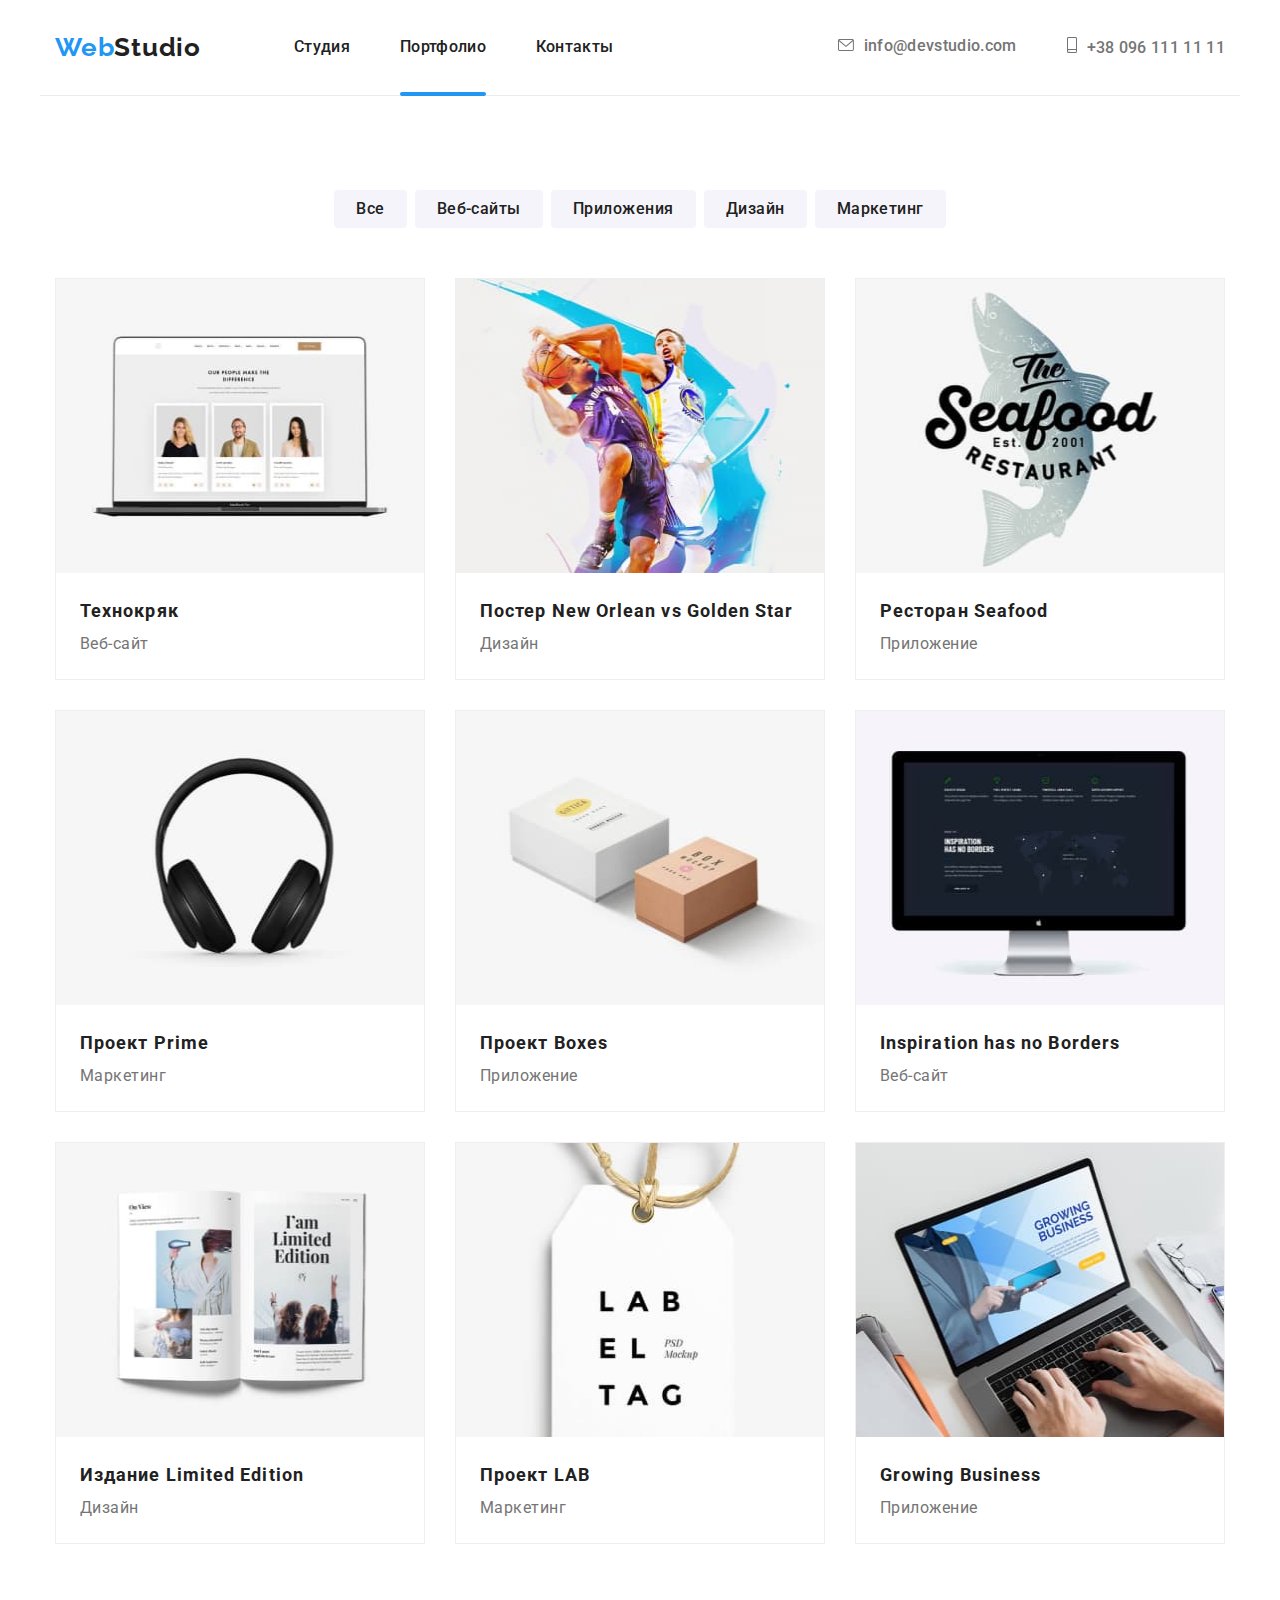
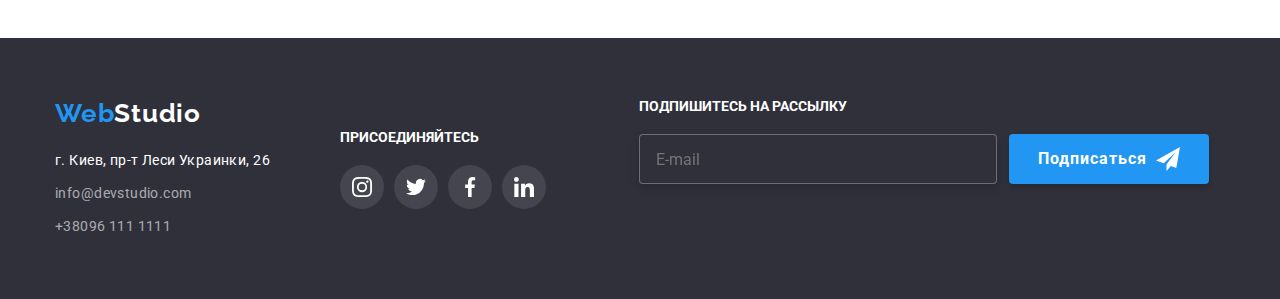
<file: portfolio.html>
<!DOCTYPE html>
<html lang="ru">
<head>
    <meta charset="UTF-8">
    <meta http-equiv="X-UA-Compatible" content="IE=edge">
    <meta name="viewport" content="width=device-width, initial-scale=1.0">
    <title>WebStudio</title>
    <!-- Fonts start -->
    <link rel="preconnect" href="https://fonts.googleapis.com">
    <link rel="preconnect" href="https://fonts.gstatic.com" crossorigin>
    <link
        href="https://fonts.googleapis.com/css2?family=Raleway:wght@700&family=Roboto:wght@400;500;700;900&display=swap"
        rel="stylesheet">
    <!-- Fonts end -->

    <!-- Normalize styles start -->
    <link rel="stylesheet" href="https://cdnjs.cloudflare.com/ajax/libs/modern-normalize/1.1.0/modern-normalize.min.css">
    <!-- Normalize styles end -->

    <!-- Animate.css start -->
    <link rel="stylesheet" href="https://cdnjs.cloudflare.com/ajax/libs/animate.css/4.1.1/animate.min.css" />
    <!-- Animate.css end -->

    <!-- custom styles start -->
    <link rel="stylesheet" href="./css/main.min.css" />
    <link rel="stylesheet" href="./css/styles.css">
    <!-- custom styles end -->
</head>

<body>
    <!-- Секція хедер -->
    <header class="page-header">
        <!-- Основна навігація по сайту -->
        <div class="header-container container">
            <nav class="header-nav">
                <a class="header-nav__logo logo" href="" lang="en">Web<span class="header-nav__logo-span">Studio</span></a>
                <ul class="header-nav__list list">
                    <li class="header-nav__item"><a class="header-nav__link link" href="./index.html">Студия</a></li>
                    <li class="header-nav__item header-nav__item--active"><a class="header-nav__link link" href="">Портфолио</a></li>
                    <li class="header-nav__item"><a class="header-nav__link link" href="">Контакты</a></li>
                </ul>
            </nav>
            <!-- Контактні дані -->
            <ul class="header-contact-list list">
                <li class="header-contact-list-item">
                    <a class="header-contact-link link" href="mailto:info@devstudio.com" lang="en">
                        <svg class="header-icon" width="16" height="12">
                            <use href="./images/icons.svg#icon-envelope"></use>
                        </svg>info@devstudio.com
                    </a>
                </li>
                <li class="header-contact-list-item">
                    <a class="header-contact-link link" href="tel:+380961111111">
                        <svg class="header-icon" width="10" height="16">
                            <use href="./images/icons.svg#icon-smartphone"></use>
                        </svg>+38 096 111 11 11
                    </a>
                </li>
            </ul>
        </div>
    </header>
    <!-- Блок унікального контенту на сторінці -->
    <main>
        <section class="portfolio">
            <div class="portfolio-container container">
                <h1 hidden>Портфолио</h1>
                <!-- Фільтр -->
                <ul class="portfolio-filter-list list">
                    <li class="portfolio-filter-list-item"><button class="portfolio-filter-btn btn" type="button">Все</button></li>
                    <li class="portfolio-filter-list-item"><button class="portfolio-filter-btn btn" type="button">Веб-сайты</button></li>
                    <li class="portfolio-filter-list-item"><button class="portfolio-filter-btn btn" type="button">Приложения</button></li>
                    <li class="portfolio-filter-list-item"><button class="portfolio-filter-btn btn" type="button">Дизайн</button></li>
                    <li class="portfolio-filter-list-item"><button class="portfolio-filter-btn btn" type="button">Маркетинг</button></li>
                </ul>
                <!-- Портфоліо -->
                <ul class="portfolio__list card-set list">
                    <li class="portfolio__item card-set-item"><a class="portfolio__link link" href="">
                        <div class="portfolio__img">
                            <img src="./images/hw-2/img.jpg" alt="" width="370" height="294">
                            <div class="portfolio__overlay">
                                <p>Ресурс предлагает комплексные предложения с разным уровнем функционала и сервисов. Все это позволит посетителю получить
                                исчерпывающие сведения  о компании или частном лице.</p>
                            </div>
                        </div>
                        <div class="portfolio-info">
                            <h2 class="portfolio-info__title">Технокряк</h2>
                            <p class="portfolio-info__text">Веб-сайт</p>
                        </div>
                    </a></li>
                    <li class="portfolio__item card-set-item"><a class="portfolio__link link" href="">
                        <div class="portfolio__img">
                            <img src="./images/hw-2/img-2.jpg" alt="" width="370" height="294">
                            <div class="portfolio__overlay">
                                <p>Ресурс предлагает комплексные предложения с разным уровнем функционала и сервисов. Все это позволит
                                    посетителю получить
                                    исчерпывающие сведения  о компании или частном лице.</p>
                            </div>
                        </div>
                        <div class="portfolio-info">
                            <h2 class="portfolio-info__title">Постер New Orlean vs Golden Star</h2>
                            <p class="portfolio-info__text">Дизайн</p>
                        </div>
                    </a></li>
                    <li class="portfolio__item card-set-item"><a class="portfolio__link link" href="">
                        <div class="portfolio__img">
                            <img src="./images/hw-2/img-3.jpg" alt="" width="370" height="294">
                            <div class="portfolio__overlay">
                                <p>Ресурс предлагает комплексные предложения с разным уровнем функционала и сервисов. Все это позволит посетителю получить
                                исчерпывающие сведения  о компании или частном лице.</p>
                            </div>
                        </div>
                        <div class="portfolio-info">
                            <h2 class="portfolio-info__title">Ресторан Seafood</h2>
                            <p class="portfolio-info__text">Приложение</p>
                        </div>
                    </a></li>
                    <li class="portfolio__item card-set-item"><a class="portfolio__link link" href="">
                        <div class="portfolio__img">
                            <img src="./images/hw-2/img-4.jpg" alt="" width="370" height="294">
                            <div class="portfolio__overlay">
                                <p>Ресурс предлагает комплексные предложения с разным уровнем функционала и сервисов. Все это позволит
                                    посетителю получить
                                    исчерпывающие сведения  о компании или частном лице.</p>
                            </div>
                        </div>
                        <div class="portfolio-info">
                            <h2 class="portfolio-info__title">Проект Prime</h2>
                            <p class="portfolio-info__text">Маркетинг</p>
                        </div>
                    </a></li>
                    <li class="portfolio__item card-set-item"><a class="portfolio__link link" href="">
                        <div class="portfolio__img">
                            <img src="./images/hw-2/img-5.jpg" alt="" width="370" height="294">
                            <div class="portfolio__overlay">
                                <p>Ресурс предлагает комплексные предложения с разным уровнем функционала и сервисов. Все это позволит
                                    посетителю получить
                                    исчерпывающие сведения  о компании или частном лице.</p>
                            </div>
                        </div>
                        <div class="portfolio-info">
                            <h2 class="portfolio-info__title">Проект Boxes</h2>
                            <p class="portfolio-info__text">Приложение</p>
                        </div>
                    </a></li>
                    <li class="portfolio__item card-set-item"><a class="portfolio__link link" href="">
                        <div class="portfolio__img">
                            <img src="./images/hw-2/img-6.jpg" alt="" width="370" height="294">
                            <div class="portfolio__overlay">
                                <p>Ресурс предлагает комплексные предложения с разным уровнем функционала и сервисов. Все это позволит
                                    посетителю получить
                                    исчерпывающие сведения  о компании или частном лице.</p>
                            </div>
                        </div>
                        <div class="portfolio-info">
                            <h2 class="portfolio-info__title">Inspiration has no Borders</h2>
                            <p class="portfolio-info__text">Веб-сайт</p>
                        </div>
                    </a></li>
                    <li class="portfolio__item card-set-item"><a class="portfolio__link link" href="">
                        <div class="portfolio__img">
                            <img src="./images/hw-2/img-7.jpg" alt="" width="370" height="294">
                            <div class="portfolio__overlay">
                                <p>Ресурс предлагает комплексные предложения с разным уровнем функционала и сервисов. Все это позволит
                                    посетителю получить
                                    исчерпывающие сведения  о компании или частном лице.</p>
                            </div>
                        </div>
                        <div class="portfolio-info">
                            <h2 class="portfolio-info__title">Издание Limited Edition</h2>
                            <p class="portfolio-info__text">Дизайн</p>
                        </div>
                    </a></li>
                    <li class="portfolio__item card-set-item"><a class="portfolio__link link" href="">
                        <div class="portfolio__img">
                            <img src="./images/hw-2/img-8.jpg" alt="" width="370" height="294">
                            <div class="portfolio__overlay">
                                <p>Ресурс предлагает комплексные предложения с разным уровнем функционала и сервисов. Все это позволит
                                    посетителю получить
                                    исчерпывающие сведения  о компании или частном лице.</p>
                            </div>
                        </div>
                        <div class="portfolio-info">
                            <h2 class="portfolio-info__title">Проект LAB</h2>
                            <p class="portfolio-info__text">Маркетинг</p>
                        </div>
                    </a></li>
                    <li class="portfolio__item card-set-item"><a class="portfolio__link link" href="">
                        <div class="portfolio__img">
                            <img src="./images/hw-2/img-9.jpg" alt="" width="370" height="294">
                            <div class="portfolio__overlay">
                                <p>Ресурс предлагает комплексные предложения с разным уровнем функционала и сервисов. Все это позволит
                                    посетителю получить
                                    исчерпывающие сведения  о компании или частном лице.</p>
                            </div>
                        </div>
                        <div class="portfolio-info">
                            <h2 class="portfolio-info__title">Growing Business</h2>
                            <p class="portfolio-info__text">Приложение</p>
                        </div>
                    </a></li>
                </ul>
            </div>
        </section>
    </main>
    <!--Секція футер-->
    <footer class="footer">
        <div class="footer-container container">
            <div class="footer-contact">
                <a class="footer-contact__logo logo" href="" lang="en">Web<span
                        class="footer-contact__logo-span">Studio</span></a>
                <address class="footer-contact__address">
                    <ul class="footer-contact__list list">
                        <li class="footer-contact__item"><a class="footer-contact__address-link link">г. Киев, пр-т Леси
                                Украинки, 26</a></li>
                        <li class="footer-contact__item"><a class="footer-contact__link link"
                                href="mailto:info@devstudio.com" lang="en">info@devstudio.com</a></li>
                        <li class="footer-contact__item"><a class="footer-contact__link link"
                                href="tel:+380961111111">+38096 111
                                1111</a></li>
                    </ul>
                </address>
            </div>
            <div class="footer-social-media">
                <h3 class="footer-social-media__title footer-title">присоединяйтесь</h3>
                <ul class="footer-social-media__list list">
                    <li class="footer-social-media__item">
                        <a class="footer-social-media__link link" href="">
                            <svg class="footer-social-media__icon" width="20" height="20">
                                <use href="./images/icons.svg#icon-instagram"></use>
                            </svg>
                        </a>
                    </li>
                    <li class="footer-social-media__item">
                        <a class="footer-social-media__link link" href="">
                            <svg class="footer-social-media__icon" width="20" height="20">
                                <use href="./images/icons.svg#icon-twitter"></use>
                            </svg>
                        </a>
                    </li>
                    <li class="footer-social-media__item">
                        <a class="footer-social-media__link link" href="">
                            <svg class="footer-social-media__icon" width="20" height="20">
                                <use href="./images/icons.svg#icon-facebook"></use>
                            </svg>
                        </a>
                    </li>
                    <li class="footer-social-media__item">
                        <a class="footer-social-media__link link" href="">
                            <svg class="footer-social-media__icon" width="20" height="20">
                                <use href="./images/icons.svg#icon-linkedin"></use>
                            </svg>
                        </a>
                    </li>
                </ul>
            </div>
            <div class="footer-register">
                <h3 class="footer-register__title footer-title">Подпишитесь на рассылку</h3>
                <form class="footer-register__form" name="footer-email-input-form" autocomplete="off" validate>
                    <label class="footer-register__label visually-hidden" for="footer-input-email">E-mail</label>
                    <input class="footer-register__input" type="email" name="footer-input-email" id="footer-input-email"
                        placeholder="E-mail" required />
                    <button class="footer-register__btn btn" type="submit">Подписаться
                        <svg class="footer-register__icon" width="24px" height="24px">
                            <use href="./images/icons.svg#icon-send"></use>
                        </svg>
                    </button>
                </form>
            </div>
        </div>
    </footer>
</body>
</html>
</file>
<file: css/styles.css>
:root {
    /* fonts */
    /* --main-font: "Roboto";
    --secondary-font: "Raleway"; */
    /* text colors */
    /* --accent-txt-cl: #2196F3;
    --secondary-accent-txt-cl: #FFFFFF;
    --main-txt-cl: #212121;
    --secondary-txt-cl: #757575; */
    /* bg-colors */
    /* --main-bg-cl: #FFFFFF;
    --secondary-bg-cl: #2F303A;
    --accent-bg-cl: #2196F3;
    --secondary-accent-bg-cl: #F5F4FA; */
    /* logo-icons */
    /* --logo-icons-main-cl: #AFB1B8;
    --logo-icons-accent-cl: #2196F3;
    --logo-icons-secondary-accent-cl: #FFFFFF; */

    /* animation */
    /* --anim: 250ms cubic-bezier(0.4, 0, 0.2, 1); */

    /* others */
    /* --portfolio-items: 3;
    --portfolio-gap: 30px;
    --team-items: 4;
    --team-gap: 30px;
    --benefits-items: 4;
    --benefits-gap: 30px;
    --clients-gap: 30px;
    --clients-items: 6; */
}

/* reset */
/* h1,
h2,
h3,
h4,
p {
    margin: 0;
}

img {
    display: block;
    max-width: 100%;
    height: auto;
} */

/* body */
/* body {
    font-family: var(--main-font), sans-serif;
    color: var(--main-txt-cl);
    margin: 0;
}

.container {
    width: 1200px;
    padding-left: 15px;
    padding-right: 15px;
    margin-left: auto;
    margin-right: auto;
}

.section {
    padding-top: 94px;
    padding-bottom: 94px;
} */

/* lists */
/* .list {
    list-style-type: none;
    text-decoration: none;
    margin: 0;
    padding: 0;
} */

/* links */
/* .link {
    text-decoration: none;
} */

/* buttons */
/* .btn {
    cursor: pointer;
} */

/* section titles */
/* .section-title {
    font-weight: 700;
    font-size: 36px;
    line-height: 1.17;
    text-align: center;
    letter-spacing: 0.03em;
    color: var(--main-txt-cl);
} */

/* .visually-hidden {
    position: absolute;
    white-space: nowrap;
    width: 1px;
    height: 1px;
    overflow: hidden;
    border: 0;
    padding: 0;
    clip: rect(0 0 0 0);
    clip-path: inset (50%);
    margin: -1;
} */

/* header */
/* .page-header {
    background-color: var(--main-bg-cl)
}

.header-container {
    display: flex;
    justify-content: space-between;
    flex-direction: row;
    align-items: center;
    border-bottom: 1px solid #ECECEC;
}

.header-nav {
    display: flex;
    flex-direction: row;
    align-items: center;
    padding-top: 32px;
    padding-bottom: 32px;
}

.header-nav__logo {
    margin-right: 93px;
}

.logo {
    font-family: var(--secondary-font);
    font-weight: 700;
    font-size: 26px;
    line-height: 1.19;
    letter-spacing: 0.03em;
    color: var(--accent-txt-cl);
    text-decoration: none;
}

.header-nav__logo-span {
    color: var(--main-txt-cl);
    text-decoration: none;
}

.header-nav__list {
    display: flex;
    flex-direction: row;
    align-items: center;
}

.header-nav__item {
    position: relative;
    margin-right: 50px;
}

.header-nav__item:last-child {
    margin-right: 0;
}

.header-nav__item--active::after {
    content: "";
    display: flex;
    position: absolute;
    width: 100%;
    height: 4px;
    left: 0;
    bottom: -39px;
    background: #2196F3;
    border-radius: 2px;
}

.header-nav__link {
    width: 122px;
    height: 16px;
    left: 1263px;
    top: 32px;
    font-weight: 500;
    line-height: 1.14;
    letter-spacing: 0.02em;
    color: var(--main-txt-cl);
    transition: color var(--anim);
}

.header-nav__link:hover,
.header-nav__link:focus {
    color: var(--accent-txt-cl);
    transform: var(--anim);
}

.header-contact-list {
    display: flex;
    flex-direction: row;
    align-content: center;
}

.header-contact-list,
.list {}

.header-contact-link {
    width: 122px;
    height: 16px;
    left: 1263px;
    top: 32px;
    font-weight: 500;
    line-height: 1.14;
    letter-spacing: 0.02em;
    color: var(--secondary-txt-cl);
    transition: color var(--anim);
}

.header-contact-link:hover,
.header-contact-link:focus {
    color: var(--accent-txt-cl);
    transform: var(--anim);
}

.header-contact-list-item:not(:last-child) {
    margin-right: 50px;
}

.header-icon {
    margin-right: 10px;
    fill: currentColor;
}

.header-icon:hover,
.header-icon:focus {
    fill: currentColor;
} */

/* hero*/
/* .hero {
    max-width: 1600px;
    background-image: url(../images/Img.jpg), linear-gradient(to right, rgba(47, 48, 58, 0.4), rgba(47, 48, 58, 0.4));
    background-repeat: no-repeat;
    background-position: center;
    background-size: cover;
    margin: 0 auto;
}

.hero-container {
    display: flex;
    justify-content: center;
    align-items: center;
    flex-direction: column;
    padding-top: 200px;
    padding-bottom: 200px;
}

.hero-title {
    width: 696px;
    font-weight: 900;
    font-size: 44px;
    line-height: 1.14;
    text-align: center;
    letter-spacing: 0.06em;
    text-transform: uppercase;
    color: var(--secondary-accent-txt-cl);
    margin-bottom: 30px;
}

.hero-btn {
    font-weight: 700;
    font-size: 16px;
    line-height: 1.19;
    letter-spacing: 0.06em;
    text-align: center;
    color: var(--secondary-accent-txt-cl);
    background-color: var(--accent-bg-cl);
    width: 200px;
    height: 50px;
    border: none;
    border-radius: 4px;
    transition: background-color var(--anim);
}

.hero-btn:hover,
.hero-btn:focus {
    background-color: #188CE8;
    transform: var(--anim);
} */

/* benefits */
/* .benefits-container {
    padding-top: 94px;
    padding-bottom: 94px;
}

.benefits-list {
    display: flex;
    justify-content: space-between;
    align-items: center;
    flex-direction: row;
} */

/* benefits-set start */
/* .benefits-set {
    margin: 0;
    display: flex;
    flex-wrap: wrap;
    margin-left: calc(-1 * var(--benefits-gap));
}

.benefits-set-item {
    flex-basis: calc(100% / var(--benefits-items) - var(--benefits-gap));
    margin-left: var(--benefits-gap);
} */

/* benefits-set end */

/* .benefits-item__icon-container {
    display: flex;
    width: 270px;
    height: 120px;
    justify-content: center;
    align-items: center;
    margin-bottom: 30px;
    background: #F5F4FA;
    border-radius: 4px;
}

.benefits-item__title {
    font-weight: 700;
    font-size: 14px;
    line-height: 1.14x;
    letter-spacing: 0.03em;
    text-transform: uppercase;
    color: var(--main-txt-cl);
    margin-bottom: 10px;
}

.benefits-item__text {
    font-weight: 400;
    font-size: 14px;
    line-height: 1.71;
    letter-spacing: 0.03em;
    color: var(--secondary-txt-cl);
} */

/* practice */
/* .practice-container {
    padding-bottom: 94px;
}

.practice-title {
    justify-content: center;
    align-items: flex-start;
    margin-bottom: 50px;
}

.practice-list {
    display: flex;
    justify-content: space-between;
    align-items: center;
    flex-direction: row;
}

.practice-list-item-thumb {
    position: relative;
    width: 370px;
    height: 294px;
}

.practice-list-item-label {
    display: flex;
    justify-content: center;
    align-items: center;
    position: absolute;
    width: 100%;
    height: 70px;
    left: 0;
    bottom: 0;
    font-family: var(--main-font);
    font-weight: 700;
    font-size: 14px;
    line-height: 1.14;
    text-align: center;
    letter-spacing: 0.03em;
    text-transform: uppercase;
    color: #FFFFFF;
    background: rgba(47, 48, 58, 0.8);

} */

/* team */
/* .team-container {
    padding-top: 94px;
    padding-bottom: 94px;
}

.team {
    background-color: var(--secondary-accent-bg-cl);
}

.team-title {
    margin-bottom: 50px;
} */

/* team-set start */
/* .team-set {
    padding: 0;
    margin: 0;
    display: flex;
    flex-wrap: wrap;
    gap: var(--team-gap);
}

.team-set-item {
    flex-basis: calc(100% / var(--team-gap) * 3) / var(--team-items));
    background-color: var(--main-bg-cl);
} */
/* team-set end */

/* .team-list-item {
    padding-bottom: 30px;
    box-shadow: 0px 1px 3px rgba(0, 0, 0, 0.12), 0px 1px 1px rgba(0, 0, 0, 0.14), 0px 2px 1px rgba(0, 0, 0, 0.2);
    border-radius: 0px 0px 4px 4px;
}

.team-list-item-title {
    font-weight: 500;
    font-size: 16px;
    line-height: 1.19;
    text-align: center;
    letter-spacing: 0.03em;
    color: var(--main-txt-cl);
    margin-top: 30px;
    margin-bottom: 10px;
}

.team-list-item-text {
    font-weight: 400;
    font-size: 16px;
    line-height: 1.19;
    text-align: center;
    letter-spacing: 0.03em;
    color: var(--secondary-txt-cl);
    margin-bottom: 16px;
}

.team-social-link-list {
    display: flex;
    flex-direction: row;
    justify-content: center;
}

.team-social-link-list-item {
    margin-right: 10px;
}

.team-social-link-list-item:last-child {
    margin-right: 0;
}

.team-social-link {
    display: flex;
    align-items: center;
    justify-content: center;
    width: 44px;
    height: 44px;
    color: var(--logo-icons-main-cl);
    background-color: var(--main-bg-cl);
    border-radius: 50%;
    transition: color var(--anim), background-color var(--anim);
}

.team-social-link:hover,
.team-social-link:focus {
    color: var(--logo-icons-secondary-accent-cl);
    background-color: var(--logo-icons-accent-cl);
    transform: var(--anim);
}

.team-social-link-icon {
    fill: currentColor;
    margin: 12px;
}

.team-social-link-icon:hover,
.team-social-link-icon:focus {
    fill: currentColor;
} */

/* clients */
/* .clients-container {
    padding-top: 94px;
    padding-bottom: 94px;
}

.clients-title {
    justify-content: center;
    align-items: flex-start;
    margin-bottom: 50px;
}

.clients-list {
    display: flex;
    justify-content: center;
    flex-direction: row;
    cursor: pointer;
}

.clients-list-item {}

.clients-list-item {
    margin-right: 30px;
    padding: 16px 32px;
    color: var(--logo-icons-main-cl);
    border: 1px solid var(--logo-icons-main-cl);
    border-radius: 4px;
    transition: color var(--anim), border var(--anim);
}

.clients-list-item:last-child {
    margin-right: 0;
}

.clients-list-item:hover,
.clients-list-item:focus {
    color: var(--logo-icons-accent-cl);
    border: 1px solid var(--logo-icons-accent-cl);
    transform: var(--anim);
}

.clients-icon {
    fill: currentColor;
}

.clients-icon:hover,
.clients-icon:focus {
    fill: currentColor;
} */

/* portfolio */
/* .portfolio {
    background-color: var(--main-bg-cl);
}

.portfolio-container {
    padding-top: 94px;
    padding-bottom: 94px;
}

.portfolio-filter-list {
    display: flex;
    justify-content: center;
    flex-direction: row;
    margin-bottom: 50px;
}

.portfolio-filter-list-item {
    margin-right: 8px;
}

.portfolio-filter-list-item:last-child {
    margin-right: 0;
}

.portfolio-filter-btn {
    font-weight: 500;
    font-size: 16px;
    line-height: 26px;
    letter-spacing: 0.03em;
    text-align: center;
    color: var(--main-txt-cl);
    background-color: var(--secondary-accent-bg-cl);
    border: none;
    border-radius: 4px;
    padding: 6px 22px;
    transition: color var(--anim), background-color var(--anim), box-shadow var(--anim);
}

.portfolio-filter-btn:hover,
.portfolio-filter-btn:focus {
    color: var(--secondary-accent-txt-cl);
    background-color: var(--accent-bg-cl);
    box-shadow: 0px 3px 1px rgba(0, 0, 0, 0.1), 0px 1px 2px rgba(0, 0, 0, 0.08), 0px 2px 2px rgba(0, 0, 0, 0.12);
    transform: var(--anim);
} */

/* portfolio-list-set start */
/* .card-set {
    padding: 0;
    margin: 0;
    display: flex;
    flex-wrap: wrap;
    gap: var(--portfolio-gap);
}

.card-set-item {
    flex-basis: calc((100% - var(--portfolio-gap) * 2) / var(--portfolio-items));
} */

/* portfolio-list-set end */

/* .portfolio-list-item {
    display: flex;
    flex-direction: column;
    border: 1px solid #EEEEEE;
    transition: box-shadow var(--anim);
}

.portfolio-list-item:hover,
.portfolio-list-item:focus {
    box-shadow: 0px 1px 1px rgba(0, 0, 0, 0.12), 0px 4px 4px rgba(0, 0, 0, 0.06), 1px 4px 6px rgba(0, 0, 0, 0.16);
    transform: var(--anim);
}

.portfolio-img-item-thumb {
    position: relative;
    display: flex;
    height: 294px;
    overflow: hidden;
}

.portfolio-img-item-thumb:hover .portfolio-img-item-overlay {
    transform: translateY(0);
}

.portfolio-img-item-overlay {
    position: absolute;
    display: flex;
    padding-left: 24px;
    padding-right: 24px;
    align-items: center;
    width: 100%;
    height: 100%;
    top: 0;
    left: 0;
    font-family: var(--main-font);
    font-weight: 400;
    font-size: 18px;
    line-height: 1.56;
    letter-spacing: 0.03em;
    color: #FFFFFF;
    background: rgba(33, 150, 243, 0.9);
    transform: translateY(100%);
    transition: transform var(--anim);
}

.portfolio-list-item-info {
    margin: 20px 24px;
}

.portfolio-list-item-title {
    font-weight: 700;
    font-size: 18px;
    line-height: 2;
    letter-spacing: 0.06em;
    color: var(--main-txt-cl);
}

.portfolio-list-item-text {
    font-weight: 400;
    font-size: 16px;
    line-height: 1.88;
    letter-spacing: 0.03em;
    color: var(--secondary-txt-cl);
} */

/* footer */
/* .footer {
    background-color: var(--secondary-bg-cl);
}

.footer-container {
    display: flex;
    flex-direction: row;
    padding-top: 60px;
    padding-bottom: 60px;
}

.footer-contact {
    margin-right: 70px;
}

.footer-contact__logo {}

.footer-contact__logo-span {
    color: var(--secondary-accent-txt-cl);
}

.footer-contact__address {
    font-style: normal;
    margin-top: 20px;
}

.footer-contact__list,
.list {}

.footer-contact__item {
    margin-bottom: 9px;
}

.footer-contact__item:last-child {
    margin-bottom: 0;
}

.footer-contact__address-link {
    font-weight: 400;
    font-size: 14px;
    line-height: 1.71;
    letter-spacing: 0.03em;
    color: var(--secondary-accent-txt-cl);
    transition: color var(--anim);
}

.footer-contact__address-link:hover,
.footer-contact__address-link:focus {
    color: var(--accent-txt-cl);
    transform: var(--anim);
}

.footer-contact__link {
    font-weight: 400;
    font-size: 14px;
    line-height: 1.71;
    letter-spacing: 0.03em;
    color: rgba(255, 255, 255, 0.6);
    transition: color var(--anim);
}

.footer-contact__link:hover,
.footer-contact__link:focus {
    color: var(--accent-txt-cl);
    transform: var(--anim);
}

.footer-social-media {
    display: flex;
    flex-direction: column;
    justify-content: center;
    margin-right: 93px;
}

.footer-title {
    font-weight: 700;
    font-size: 14px;
    line-height: 1.14x;
    text-transform: uppercase;
    color: var(--secondary-accent-txt-cl);
    margin-bottom: 20px;
}

.footer-social-media__list {
    display: flex;
    flex-direction: row;
}

.footer-social-media__item {
    margin-right: 10px;
}

.footer-social-media__item:last-child {
    margin-right: 0;
}

.footer-social-media__link {
    display: flex;
    align-items: center;
    justify-content: center;
    width: 44px;
    height: 44px;
    border-radius: 50%;
    color: var(--logo-icons-secondary-accent-cl);
    background-color: rgba(255, 255, 255, 0.1);
    transition: background-color var(--anim);
}

.footer-social-media__link:hover,
.footer-social-media__link:focus {
    background-color: var(--logo-icons-accent-cl);
    transform: var(--anim);
}

.footer-social-media__icon {
    fill: currentColor;
    margin: 12px;
}

.footer-register {
    position: relative;
    width: 570px;
    height: 86px;
}

.footer-register__form {
    display: flex;
    flex-direction: row;
}

.footer-register__input {
    box-sizing: border-box;
    width: 358px;
    height: 50px;
    border: 1px solid rgba(255, 255, 255, 0.3);
    filter: drop-shadow(0px 4px 4px rgba(0, 0, 0, 0.15));
    border-radius: 4px;
    background-color: var(--secondary-bg-cl);
    color: var(--secondary-txt-cl);
    padding-left: 16px;
    margin-right: 12px;
    outline: transparent;
}

.footer-register__btn {
    display: flex;
    align-items: center;
    justify-content: space-between;
    padding: 0 29px;
    width: 200px;
    height: 50px;
    background: var(--accent-bg-cl);
    box-shadow: 0px 4px 4px rgba(0, 0, 0, 0.15);
    border: none;
    border-radius: 4px;
    font-weight: 700;
    font-size: 16px;
    line-height: 1.88;
    letter-spacing: 0.06em;
    color: var(--secondary-accent-txt-cl);
} */

/* Modal window */
/* .backdrop {
    position: fixed;
    top: 0;
    left: 0;
    width: 100%;
    height: 100%;
    background-color: rgba(0, 0, 0, 0.5);
    opacity: 1;
    visibility: visible;
    pointer-events: initial;
    transition: opacity var(--anim), visibility var(--anim), pointer-events var(--anim);
}

.modal {
    position: absolute;
    top: 50%;
    left: 50%;
    transform: translate(-50%, -50%);
    min-width: 528px;
    min-height: 581px;
    padding: 40px;
    background-color: #fff;
    border-radius: 4px;
    box-shadow: 4px 4px 8px rgba(55, 57, 63, 0.203);
    animation-name: animate30;
    animation-duration: 1000ms;
    animation-iteration-count: 1;
}

@keyframes animate30 {
    0% {
        transform: rotate(0deg);
    }

    50% {
        transform: rotate(30deg);
    }

    100% {
        transform: rotate(0deg);
    }
}

.backdrop.is-hidden {
    opacity: 0;
    visibility: hidden;
    pointer-events: none;
}

.modal-close-btn {
    position: absolute;
    top: 8px;
    right: 8px;
    display: flex;
    align-items: center;
    justify-content: center;
    width: 30px;
    height: 30px;
    border-radius: 50%;
    background-color: #FFFFFF;
    border: 1px solid rgba(0, 0, 0, 0.1);
    transition: border-color var(--anim);
}

.modal-close-btn-icon {
    transition: fill var(--anim);
}

.modal-close-btn:hover>.modal-close-btn-icon {
    fill: var(--accent-bg-cl);
    transform: var(--anim);
}

.modal-form {
    position: relative;
    display: flex;
    flex-direction: column;
    max-width: 448px;
}

.modal-form-input-icon {
    width: 18px;
    height: 18px;
    transition: fill var(--anim);
}

.modal-form-input-icon-name {
    position: absolute;
    left: 12px;
    top: 64px;
}

.modal-form-input-icon-tel {
    position: absolute;
    left: 12px;
    top: 132px;
}

.modal-form-input-icon-email {
    position: absolute;
    left: 12px;
    top: 200px;
}

.modal-form-title {
    font-weight: 700;
    font-size: 20px;
    line-height: 23px;
    text-align: center;
    letter-spacing: 0.03em;
    color: var(--main-txt-cl);
    margin-bottom: 12px;
}

.modal-form-user-data-group {
    display: flex;
    flex-direction: column;
    align-items: center;
    gap: 10px;
    margin-bottom: 20px;
}

.modal-form-label {
    font-weight: 400;
    font-size: 12px;
    line-height: 14px;
    letter-spacing: 0.01em;
    color: var(--secondary-txt-cl);
}

.modal-form-input {
    width: 448px;
    height: 40px;
    border: 1px solid rgba(33, 33, 33, 0.2);
    border-radius: 4px;
    outline: transparent;
    color: var(--accent-txt-cl);
    padding-left: 42px;
    transition: border-color var(--anim);
}

.modal-form-input:focus,
.modal-form-input:hover {
    border-color: var(--accent-bg-cl);
    transform: var(--anim);
}

.modal-form-input:focus~.modal-form-input-icon,
.modal-form-input:hover~.modal-form-input-icon {
    fill: var(--accent-bg-cl);
    border-color: var(--accent-bg-cl);
    transform: var(--anim);
}

textarea {
    padding: 12px 16px;
    width: 448px;
    height: 120px;
    border: 1px solid rgba(33, 33, 33, 0.2);
    border-radius: 4px;
    resize: none;
    outline: transparent;
}

textarea:focus,
textarea:hover {
    border-color: var(--accent-bg-cl);
}

.modal-form-checkbox {
    display: flex;
    margin-left: auto;
    margin-right: auto;
    width: 425px;
    height: 24px;
    margin-bottom: 30px;
    gap: 4px;
}

.modal-form-custom-checkbox {
    display: inline-flex;
    align-items: center;
    justify-content: center;
    width: 18px;
    height: 18px;
    background-color: var(--accent-bg-cl);
    outline: 2px solid var(--accent-bg-cl);
    outline-offset: -2px;
    border-radius: 4px;
    transition: outline-color var(--anim), background-color var(--anim);
}

.modal-form-custom-checkbox-icon {
    width: 16px;
    height: 15px;
    fill: var(--logo-icons-secondary-accent-cl);
}

.modal-form-checkbox-input:checked+.modal-form-custom-checkbox {
    background-color: var(--main-bg-cl);
    outline-color: var(--secondary-bg-cl);
}


.modal-form-checkbox-label {
    font-weight: 400;
    font-size: 14px;
    line-height: 1.71;
    letter-spacing: 0.03em;
    color: var(--secondary-txt-cl);
}

.modal-form-checkbox-label-link {
    color: var(--accent-txt-cl);
}

.modal-form-submit-btn {
    margin-left: auto;
    margin-right: auto;
    width: 200px;
    height: 50px;
    background-color: var(--accent-bg-cl);
    box-shadow: 0px 4px 4px rgba(0, 0, 0, 0.15);
    border: none;
    border-radius: 4px;
    font-weight: 700;
    font-size: 16px;
    line-height: 1.88;
    letter-spacing: 0.06em;
    color: var(--secondary-accent-txt-cl);
    transition: background-color var(--anim);
}

.modal-form-submit-btn:hover,
.modal-form-submit-btn:focus {
    background-color: #188CE8;
} */
</file>
<file: css/main.min.css>
:root{--main-font: "Roboto";--secondary-font: "Raleway";--accent-txt-cl: #2196F3;--secondary-accent-txt-cl: #FFFFFF;--main-txt-cl: #212121;--secondary-txt-cl: #757575;--main-bg-cl: #FFFFFF;--secondary-bg-cl: #2F303A;--accent-bg-cl: #2196F3;--secondary-accent-bg-cl: #F5F4FA;--logo-icons-main-cl: #AFB1B8;--logo-icons-accent-cl: #2196F3;--logo-icons-secondary-accent-cl: #FFFFFF;--anim: 250ms cubic-bezier(0.4, 0, 0.2, 1);--portfolio-items: 3;--portfolio-gap: 30px;--team-items: 4;--team-gap: 30px;--benefits-items: 4;--benefits-gap: 30px;--clients-gap: 30px;--clients-items: 6}.visually-hidden{position:absolute;white-space:nowrap;width:1px;height:1px;overflow:hidden;border:0;padding:0;clip:rect(0 0 0 0);-webkit-clip-path:inset 50%;clip-path:inset 50%;margin:-1}h1,h2,h3,h4,p{margin:0}img{display:block;max-width:100%;height:auto}body{font-family:var(--main-font),sans-serif;color:var(--main-txt-cl);margin:0}.container{width:1200px;padding-left:15px;padding-right:15px;margin-left:auto;margin-right:auto}.section{padding-top:94px;padding-bottom:94px}.list{list-style-type:none;text-decoration:none;margin:0;padding:0}.link{text-decoration:none}.btn{cursor:pointer}.section-title{font-weight:700;font-size:36px;line-height:1.17;text-align:center;letter-spacing:.03em;color:var(--main-txt-cl)}.page-header{background-color:var(--main-bg-cl)}.header-container{display:-webkit-box;display:-ms-flexbox;display:flex;-webkit-box-pack:justify;-ms-flex-pack:justify;justify-content:space-between;-webkit-box-orient:horizontal;-webkit-box-direction:normal;-ms-flex-direction:row;flex-direction:row;-webkit-box-align:center;-ms-flex-align:center;align-items:center;border-bottom:1px solid #ececec}.header-nav{display:-webkit-box;display:-ms-flexbox;display:flex;-webkit-box-orient:horizontal;-webkit-box-direction:normal;-ms-flex-direction:row;flex-direction:row;-webkit-box-align:center;-ms-flex-align:center;align-items:center;padding-top:32px;padding-bottom:32px}.header-nav__logo{margin-right:93px}.logo{font-family:var(--secondary-font);font-weight:700;font-size:26px;line-height:1.19;letter-spacing:.03em;color:var(--accent-txt-cl);text-decoration:none}.header-nav__logo-span{color:var(--main-txt-cl);text-decoration:none}.header-nav__list{display:-webkit-box;display:-ms-flexbox;display:flex;-webkit-box-orient:horizontal;-webkit-box-direction:normal;-ms-flex-direction:row;flex-direction:row;-webkit-box-align:center;-ms-flex-align:center;align-items:center}.header-nav__item{position:relative;margin-right:50px}.header-nav__item:last-child{margin-right:0}.header-nav__item--active::after{content:"";display:-webkit-box;display:-ms-flexbox;display:flex;position:absolute;width:100%;height:4px;left:0;bottom:-39px;background:#2196f3;border-radius:2px}.header-nav__link{width:122px;height:16px;left:1263px;top:32px;font-weight:500;line-height:1.14;letter-spacing:.02em;color:var(--main-txt-cl);-webkit-transition:color var(--anim);transition:color var(--anim)}.header-nav__link:hover,.header-nav__link:focus{color:var(--accent-txt-cl);-webkit-transform:var(--anim);transform:var(--anim)}.header-contact-list{display:-webkit-box;display:-ms-flexbox;display:flex;-webkit-box-orient:horizontal;-webkit-box-direction:normal;-ms-flex-direction:row;flex-direction:row;-ms-flex-line-pack:center;align-content:center}.header-contact-link{width:122px;height:16px;left:1263px;top:32px;font-weight:500;line-height:1.14;letter-spacing:.02em;color:var(--secondary-txt-cl);-webkit-transition:color var(--anim);transition:color var(--anim)}.header-contact-link:hover,.header-contact-link:focus{color:var(--accent-txt-cl);-webkit-transform:var(--anim);transform:var(--anim)}.header-contact-list-item:not(:last-child){margin-right:50px}.header-icon{margin-right:10px;fill:currentColor}.header-icon:hover,.header-icon:focus{fill:currentColor}.hero{max-width:1600px;background-image:url(../images/Img.jpg),-webkit-gradient(linear, left top, right top, from(rgba(47, 48, 58, 0.4)), to(rgba(47, 48, 58, 0.4)));background-image:url(../images/Img.jpg),linear-gradient(to right, rgba(47, 48, 58, 0.4), rgba(47, 48, 58, 0.4));background-repeat:no-repeat;background-position:center;background-size:cover;margin:0 auto}.hero-container{display:-webkit-box;display:-ms-flexbox;display:flex;-webkit-box-pack:center;-ms-flex-pack:center;justify-content:center;-webkit-box-align:center;-ms-flex-align:center;align-items:center;-webkit-box-orient:vertical;-webkit-box-direction:normal;-ms-flex-direction:column;flex-direction:column;padding-top:200px;padding-bottom:200px}.hero__title{width:696px;font-weight:900;font-size:44px;line-height:1.14;text-align:center;letter-spacing:.06em;text-transform:uppercase;color:var(--secondary-accent-txt-cl);margin-bottom:30px}.hero__btn{font-weight:700;font-size:16px;line-height:1.19;letter-spacing:.06em;text-align:center;color:var(--secondary-accent-txt-cl);background-color:var(--accent-bg-cl);width:200px;height:50px;border:none;border-radius:4px;-webkit-transition:background-color var(--anim);transition:background-color var(--anim)}.hero__btn:hover,.hero__btn:focus{background-color:#188ce8;-webkit-transform:var(--anim);transform:var(--anim)}.benefits-container{padding-top:94px;padding-bottom:94px}.benefits-list{display:-webkit-box;display:-ms-flexbox;display:flex;-webkit-box-pack:justify;-ms-flex-pack:justify;justify-content:space-between;-webkit-box-align:center;-ms-flex-align:center;align-items:center;-webkit-box-orient:horizontal;-webkit-box-direction:normal;-ms-flex-direction:row;flex-direction:row}.benefits-item__icon-container{display:-webkit-box;display:-ms-flexbox;display:flex;width:270px;height:120px;-webkit-box-pack:center;-ms-flex-pack:center;justify-content:center;-webkit-box-align:center;-ms-flex-align:center;align-items:center;margin-bottom:30px;background:#f5f4fa;border-radius:4px}.benefits-item__title{font-weight:700;font-size:14px;line-height:1.14x;letter-spacing:.03em;text-transform:uppercase;color:var(--main-txt-cl);margin-bottom:10px}.benefits-item__text{font-weight:400;font-size:14px;line-height:1.71;letter-spacing:.03em;color:var(--secondary-txt-cl)}.practice-container{padding-bottom:94px}.practice__title{-webkit-box-pack:center;-ms-flex-pack:center;justify-content:center;-webkit-box-align:start;-ms-flex-align:start;align-items:flex-start;margin-bottom:50px}.practice__list{display:-webkit-box;display:-ms-flexbox;display:flex;-webkit-box-pack:justify;-ms-flex-pack:justify;justify-content:space-between;-webkit-box-align:center;-ms-flex-align:center;align-items:center;-webkit-box-orient:horizontal;-webkit-box-direction:normal;-ms-flex-direction:row;flex-direction:row}.practice-item-thumb{position:relative;width:370px;height:294px}.practice-item-label{display:-webkit-box;display:-ms-flexbox;display:flex;-webkit-box-pack:center;-ms-flex-pack:center;justify-content:center;-webkit-box-align:center;-ms-flex-align:center;align-items:center;position:absolute;width:100%;height:70px;left:0;bottom:0;font-family:var(--main-font);font-weight:700;font-size:14px;line-height:1.14;text-align:center;letter-spacing:.03em;text-transform:uppercase;color:#fff;background:rgba(47,48,58,.8)}.team-container{padding-top:94px;padding-bottom:94px}.team{background-color:var(--secondary-accent-bg-cl)}.team__title{margin-bottom:50px}.team__item{padding-bottom:30px;-webkit-box-shadow:0px 1px 3px rgba(0,0,0,.12),0px 1px 1px rgba(0,0,0,.14),0px 2px 1px rgba(0,0,0,.2);box-shadow:0px 1px 3px rgba(0,0,0,.12),0px 1px 1px rgba(0,0,0,.14),0px 2px 1px rgba(0,0,0,.2);border-radius:0px 0px 4px 4px}.team__name{font-weight:500;font-size:16px;line-height:1.19;text-align:center;letter-spacing:.03em;color:var(--main-txt-cl);margin-top:30px;margin-bottom:10px}.team__position{font-weight:400;font-size:16px;line-height:1.19;text-align:center;letter-spacing:.03em;color:var(--secondary-txt-cl);margin-bottom:16px}.team-social__list{display:-webkit-box;display:-ms-flexbox;display:flex;-webkit-box-orient:horizontal;-webkit-box-direction:normal;-ms-flex-direction:row;flex-direction:row;-webkit-box-pack:center;-ms-flex-pack:center;justify-content:center}.team-social__item{margin-right:10px}.team-social__item:last-child{margin-right:0}.team-social__link{display:-webkit-box;display:-ms-flexbox;display:flex;-webkit-box-align:center;-ms-flex-align:center;align-items:center;-webkit-box-pack:center;-ms-flex-pack:center;justify-content:center;width:44px;height:44px;color:var(--logo-icons-main-cl);background-color:var(--main-bg-cl);border-radius:50%;-webkit-transition:color var(--anim),background-color var(--anim);transition:color var(--anim),background-color var(--anim)}.team-social__link:hover,.team-social__link:focus{color:var(--logo-icons-secondary-accent-cl);background-color:var(--logo-icons-accent-cl);-webkit-transform:var(--anim);transform:var(--anim)}.team-social__icon{fill:currentColor;margin:12px}.team-social__icon:hover,.team-social__icon:focus{fill:currentColor}.clients-container{padding-top:94px;padding-bottom:94px}.clients__title{-webkit-box-pack:center;-ms-flex-pack:center;justify-content:center;-webkit-box-align:start;-ms-flex-align:start;align-items:flex-start;margin-bottom:50px}.clients__list{display:-webkit-box;display:-ms-flexbox;display:flex;-webkit-box-pack:center;-ms-flex-pack:center;justify-content:center;-webkit-box-orient:horizontal;-webkit-box-direction:normal;-ms-flex-direction:row;flex-direction:row;cursor:pointer}.clients__item{margin-right:30px;padding:16px 32px;color:var(--logo-icons-main-cl);border:1px solid var(--logo-icons-main-cl);border-radius:4px;-webkit-transition:color var(--anim),border var(--anim);transition:color var(--anim),border var(--anim)}.clients__item:last-child{margin-right:0}.clients__item:hover,.clients__item:focus{color:var(--logo-icons-accent-cl);border:1px solid var(--logo-icons-accent-cl);-webkit-transform:var(--anim);transform:var(--anim)}.clients__icon{fill:currentColor}.clients__icon:hover,.clients__icon:focus{fill:currentColor}.portfolio{background-color:var(--main-bg-cl)}.portfolio-container{padding-top:94px;padding-bottom:94px}.portfolio-filter-list{display:-webkit-box;display:-ms-flexbox;display:flex;-webkit-box-pack:center;-ms-flex-pack:center;justify-content:center;-webkit-box-orient:horizontal;-webkit-box-direction:normal;-ms-flex-direction:row;flex-direction:row;margin-bottom:50px}.portfolio-filter-list-item{margin-right:8px}.portfolio-filter-list-item:last-child{margin-right:0}.portfolio-filter-btn{font-weight:500;font-size:16px;line-height:26px;letter-spacing:.03em;text-align:center;color:var(--main-txt-cl);background-color:var(--secondary-accent-bg-cl);border:none;border-radius:4px;padding:6px 22px;-webkit-transition:color var(--anim),background-color var(--anim),-webkit-box-shadow var(--anim);transition:color var(--anim),background-color var(--anim),-webkit-box-shadow var(--anim);transition:color var(--anim),background-color var(--anim),box-shadow var(--anim);transition:color var(--anim),background-color var(--anim),box-shadow var(--anim),-webkit-box-shadow var(--anim)}.portfolio-filter-btn:hover,.portfolio-filter-btn:focus{color:var(--secondary-accent-txt-cl);background-color:var(--accent-bg-cl);-webkit-box-shadow:0px 3px 1px rgba(0,0,0,.1),0px 1px 2px rgba(0,0,0,.08),0px 2px 2px rgba(0,0,0,.12);box-shadow:0px 3px 1px rgba(0,0,0,.1),0px 1px 2px rgba(0,0,0,.08),0px 2px 2px rgba(0,0,0,.12);-webkit-transform:var(--anim);transform:var(--anim)}.card-set{padding:0;margin:0;display:-webkit-box;display:-ms-flexbox;display:flex;-ms-flex-wrap:wrap;flex-wrap:wrap;gap:var(--portfolio-gap)}.card-set-item{-ms-flex-preferred-size:calc((100% - var(--portfolio-gap)*2)/var(--portfolio-items));flex-basis:calc((100% - var(--portfolio-gap)*2)/var(--portfolio-items))}.portfolio__item{display:-webkit-box;display:-ms-flexbox;display:flex;-webkit-box-orient:vertical;-webkit-box-direction:normal;-ms-flex-direction:column;flex-direction:column;border:1px solid #eee;-webkit-transition:-webkit-box-shadow var(--anim);transition:-webkit-box-shadow var(--anim);transition:box-shadow var(--anim);transition:box-shadow var(--anim), -webkit-box-shadow var(--anim)}.portfolio__item:hover,.portfolio__item:focus{-webkit-box-shadow:0px 1px 1px rgba(0,0,0,.12),0px 4px 4px rgba(0,0,0,.06),1px 4px 6px rgba(0,0,0,.16);box-shadow:0px 1px 1px rgba(0,0,0,.12),0px 4px 4px rgba(0,0,0,.06),1px 4px 6px rgba(0,0,0,.16);-webkit-transform:var(--anim);transform:var(--anim)}.portfolio__img{position:relative;display:-webkit-box;display:-ms-flexbox;display:flex;height:294px;overflow:hidden}.portfolio__img:hover .portfolio__overlay{-webkit-transform:translateY(0);transform:translateY(0)}.portfolio__overlay{position:absolute;display:-webkit-box;display:-ms-flexbox;display:flex;padding-left:24px;padding-right:24px;-webkit-box-align:center;-ms-flex-align:center;align-items:center;width:100%;height:100%;top:0;left:0;font-family:var(--main-font);font-weight:400;font-size:18px;line-height:1.56;letter-spacing:.03em;color:#fff;background:rgba(33,150,243,.9);-webkit-transform:translateY(100%);transform:translateY(100%);-webkit-transition:-webkit-transform var(--anim);transition:-webkit-transform var(--anim);transition:transform var(--anim);transition:transform var(--anim), -webkit-transform var(--anim)}.portfolio-info{margin:20px 24px}.portfolio-info__title{font-weight:700;font-size:18px;line-height:2;letter-spacing:.06em;color:var(--main-txt-cl)}.portfolio-info__text{font-weight:400;font-size:16px;line-height:1.88;letter-spacing:.03em;color:var(--secondary-txt-cl)}.footer{background-color:var(--secondary-bg-cl)}.footer-container{display:-webkit-box;display:-ms-flexbox;display:flex;-webkit-box-orient:horizontal;-webkit-box-direction:normal;-ms-flex-direction:row;flex-direction:row;padding-top:60px;padding-bottom:60px}.footer-contact{margin-right:70px}.footer-contact__logo-span{color:var(--secondary-accent-txt-cl)}.footer-contact__address{font-style:normal;margin-top:20px}.footer-contact__item{margin-bottom:9px}.footer-contact__item:last-child{margin-bottom:0}.footer-contact__address-link{font-weight:400;font-size:14px;line-height:1.71;letter-spacing:.03em;color:var(--secondary-accent-txt-cl);-webkit-transition:color var(--anim);transition:color var(--anim)}.footer-contact__address-link:hover,.footer-contact__address-link:focus{color:var(--accent-txt-cl);-webkit-transform:var(--anim);transform:var(--anim)}.footer-contact__link{font-weight:400;font-size:14px;line-height:1.71;letter-spacing:.03em;color:rgba(255,255,255,.6);-webkit-transition:color var(--anim);transition:color var(--anim)}.footer-contact__link:hover,.footer-contact__link:focus{color:var(--accent-txt-cl);-webkit-transform:var(--anim);transform:var(--anim)}.footer-social-media{display:-webkit-box;display:-ms-flexbox;display:flex;-webkit-box-orient:vertical;-webkit-box-direction:normal;-ms-flex-direction:column;flex-direction:column;-webkit-box-pack:center;-ms-flex-pack:center;justify-content:center;margin-right:93px}.footer-title{font-weight:700;font-size:14px;line-height:1.14x;text-transform:uppercase;color:var(--secondary-accent-txt-cl);margin-bottom:20px}.footer-social-media__list{display:-webkit-box;display:-ms-flexbox;display:flex;-webkit-box-orient:horizontal;-webkit-box-direction:normal;-ms-flex-direction:row;flex-direction:row}.footer-social-media__item{margin-right:10px}.footer-social-media__item:last-child{margin-right:0}.footer-social-media__link{display:-webkit-box;display:-ms-flexbox;display:flex;-webkit-box-align:center;-ms-flex-align:center;align-items:center;-webkit-box-pack:center;-ms-flex-pack:center;justify-content:center;width:44px;height:44px;border-radius:50%;color:var(--logo-icons-secondary-accent-cl);background-color:rgba(255,255,255,.1);-webkit-transition:background-color var(--anim);transition:background-color var(--anim)}.footer-social-media__link:hover,.footer-social-media__link:focus{background-color:var(--logo-icons-accent-cl);-webkit-transform:var(--anim);transform:var(--anim)}.footer-social-media__icon{fill:currentColor;margin:12px}.footer-register{position:relative;width:570px;height:86px}.footer-register__form{display:-webkit-box;display:-ms-flexbox;display:flex;-webkit-box-orient:horizontal;-webkit-box-direction:normal;-ms-flex-direction:row;flex-direction:row}.footer-register__input{-webkit-box-sizing:border-box;box-sizing:border-box;width:358px;height:50px;border:1px solid rgba(255,255,255,.3);-webkit-filter:drop-shadow(0px 4px 4px rgba(0, 0, 0, 0.15));filter:drop-shadow(0px 4px 4px rgba(0, 0, 0, 0.15));border-radius:4px;background-color:var(--secondary-bg-cl);color:var(--secondary-txt-cl);padding-left:16px;margin-right:12px;outline:rgba(0,0,0,0)}.footer-register__btn{display:-webkit-box;display:-ms-flexbox;display:flex;-webkit-box-align:center;-ms-flex-align:center;align-items:center;-webkit-box-pack:justify;-ms-flex-pack:justify;justify-content:space-between;padding:0 29px;width:200px;height:50px;background:var(--accent-bg-cl);-webkit-box-shadow:0px 4px 4px rgba(0,0,0,.15);box-shadow:0px 4px 4px rgba(0,0,0,.15);border:none;border-radius:4px;font-weight:700;font-size:16px;line-height:1.88;letter-spacing:.06em;color:var(--secondary-accent-txt-cl)}.backdrop{position:fixed;top:0;left:0;width:100%;height:100%;background-color:rgba(0,0,0,.5);opacity:1;visibility:visible;pointer-events:initial;-webkit-transition:opacity var(--anim),visibility var(--anim),pointer-events var(--anim);transition:opacity var(--anim),visibility var(--anim),pointer-events var(--anim)}.modal{position:absolute;top:50%;left:50%;-webkit-transform:translate(-50%, -50%);transform:translate(-50%, -50%);min-width:528px;min-height:581px;padding:40px;background-color:#fff;border-radius:4px;-webkit-box-shadow:4px 4px 8px rgba(55,57,63,.203);box-shadow:4px 4px 8px rgba(55,57,63,.203);-webkit-animation-name:animate30;animation-name:animate30;-webkit-animation-duration:1000ms;animation-duration:1000ms;-webkit-animation-iteration-count:1;animation-iteration-count:1}@-webkit-keyframes animate30{0%{-webkit-transform:rotate(0deg);transform:rotate(0deg)}50%{-webkit-transform:rotate(30deg);transform:rotate(30deg)}100%{-webkit-transform:rotate(0deg);transform:rotate(0deg)}}@keyframes animate30{0%{-webkit-transform:rotate(0deg);transform:rotate(0deg)}50%{-webkit-transform:rotate(30deg);transform:rotate(30deg)}100%{-webkit-transform:rotate(0deg);transform:rotate(0deg)}}.backdrop.is-hidden{opacity:0;visibility:hidden;pointer-events:none}.modal-close-btn{position:absolute;top:8px;right:8px;display:-webkit-box;display:-ms-flexbox;display:flex;-webkit-box-align:center;-ms-flex-align:center;align-items:center;-webkit-box-pack:center;-ms-flex-pack:center;justify-content:center;width:30px;height:30px;border-radius:50%;background-color:#fff;border:1px solid rgba(0,0,0,.1);-webkit-transition:border-color var(--anim);transition:border-color var(--anim)}.modal-close-btn-icon{-webkit-transition:fill var(--anim);transition:fill var(--anim)}.modal-close-btn:hover>.modal-close-btn-icon{fill:var(--accent-bg-cl);-webkit-transform:var(--anim);transform:var(--anim)}.modal-form{position:relative;display:-webkit-box;display:-ms-flexbox;display:flex;-webkit-box-orient:vertical;-webkit-box-direction:normal;-ms-flex-direction:column;flex-direction:column;max-width:448px}.modal-form-input-icon{width:18px;height:18px;-webkit-transition:fill var(--anim);transition:fill var(--anim)}.modal-form-input-icon-name{position:absolute;left:12px;top:64px}.modal-form-input-icon-tel{position:absolute;left:12px;top:132px}.modal-form-input-icon-email{position:absolute;left:12px;top:200px}.modal-form-title{font-weight:700;font-size:20px;line-height:23px;text-align:center;letter-spacing:.03em;color:var(--main-txt-cl);margin-bottom:12px}.modal-form-user-data-group{display:-webkit-box;display:-ms-flexbox;display:flex;-webkit-box-orient:vertical;-webkit-box-direction:normal;-ms-flex-direction:column;flex-direction:column;-webkit-box-align:center;-ms-flex-align:center;align-items:center;gap:10px;margin-bottom:20px}.modal-form-label{font-weight:400;font-size:12px;line-height:14px;letter-spacing:.01em;color:var(--secondary-txt-cl)}.modal-form-input{width:448px;height:40px;border:1px solid rgba(33,33,33,.2);border-radius:4px;outline:rgba(0,0,0,0);color:var(--accent-txt-cl);padding-left:42px;-webkit-transition:border-color var(--anim);transition:border-color var(--anim)}.modal-form-input:focus,.modal-form-input:hover{border-color:var(--accent-bg-cl);-webkit-transform:var(--anim);transform:var(--anim)}.modal-form-input:focus~.modal-form-input-icon,.modal-form-input:hover~.modal-form-input-icon{fill:var(--accent-bg-cl);border-color:var(--accent-bg-cl);-webkit-transform:var(--anim);transform:var(--anim)}textarea{padding:12px 16px;width:448px;height:120px;border:1px solid rgba(33,33,33,.2);border-radius:4px;resize:none;outline:rgba(0,0,0,0)}textarea:focus,textarea:hover{border-color:var(--accent-bg-cl)}.modal-form-checkbox{display:-webkit-box;display:-ms-flexbox;display:flex;margin-left:auto;margin-right:auto;width:425px;height:24px;margin-bottom:30px;gap:4px}.modal-form-custom-checkbox{display:-webkit-inline-box;display:-ms-inline-flexbox;display:inline-flex;-webkit-box-align:center;-ms-flex-align:center;align-items:center;-webkit-box-pack:center;-ms-flex-pack:center;justify-content:center;width:18px;height:18px;background-color:var(--accent-bg-cl);outline:2px solid var(--accent-bg-cl);outline-offset:-2px;border-radius:4px;-webkit-transition:outline-color var(--anim),background-color var(--anim);transition:outline-color var(--anim),background-color var(--anim)}.modal-form-custom-checkbox-icon{width:16px;height:15px;fill:var(--logo-icons-secondary-accent-cl)}.modal-form-checkbox-input:checked+.modal-form-custom-checkbox{background-color:var(--main-bg-cl);outline-color:var(--secondary-bg-cl)}.modal-form-checkbox-label{font-weight:400;font-size:14px;line-height:1.71;letter-spacing:.03em;color:var(--secondary-txt-cl)}.modal-form-checkbox-label-link{color:var(--accent-txt-cl)}.modal-form-submit-btn{margin-left:auto;margin-right:auto;width:200px;height:50px;background-color:var(--accent-bg-cl);-webkit-box-shadow:0px 4px 4px rgba(0,0,0,.15);box-shadow:0px 4px 4px rgba(0,0,0,.15);border:none;border-radius:4px;font-weight:700;font-size:16px;line-height:1.88;letter-spacing:.06em;color:var(--secondary-accent-txt-cl);-webkit-transition:background-color var(--anim);transition:background-color var(--anim)}.modal-form-submit-btn:hover,.modal-form-submit-btn:focus{background-color:#188ce8}.benefits-set{margin:0;display:-webkit-box;display:-ms-flexbox;display:flex;-ms-flex-wrap:wrap;flex-wrap:wrap;margin-left:calc(-1*var(--benefits-gap))}.benefits-set-item{-ms-flex-preferred-size:calc(100%/var(--benefits-items) - var(--benefits-gap));flex-basis:calc(100%/var(--benefits-items) - var(--benefits-gap));margin-left:var(--benefits-gap)}.team-set{padding:0;margin:0;display:-webkit-box;display:-ms-flexbox;display:flex;-ms-flex-wrap:wrap;flex-wrap:wrap;gap:var(--team-gap)}.team-set-item{-ms-flex-preferred-size:calc(100%/var(--team-gap)*3/var(--team-items));flex-basis:calc(100%/var(--team-gap)*3/var(--team-items));background-color:var(--main-bg-cl)}/*# sourceMappingURL=main.min.css.map */
</file>
